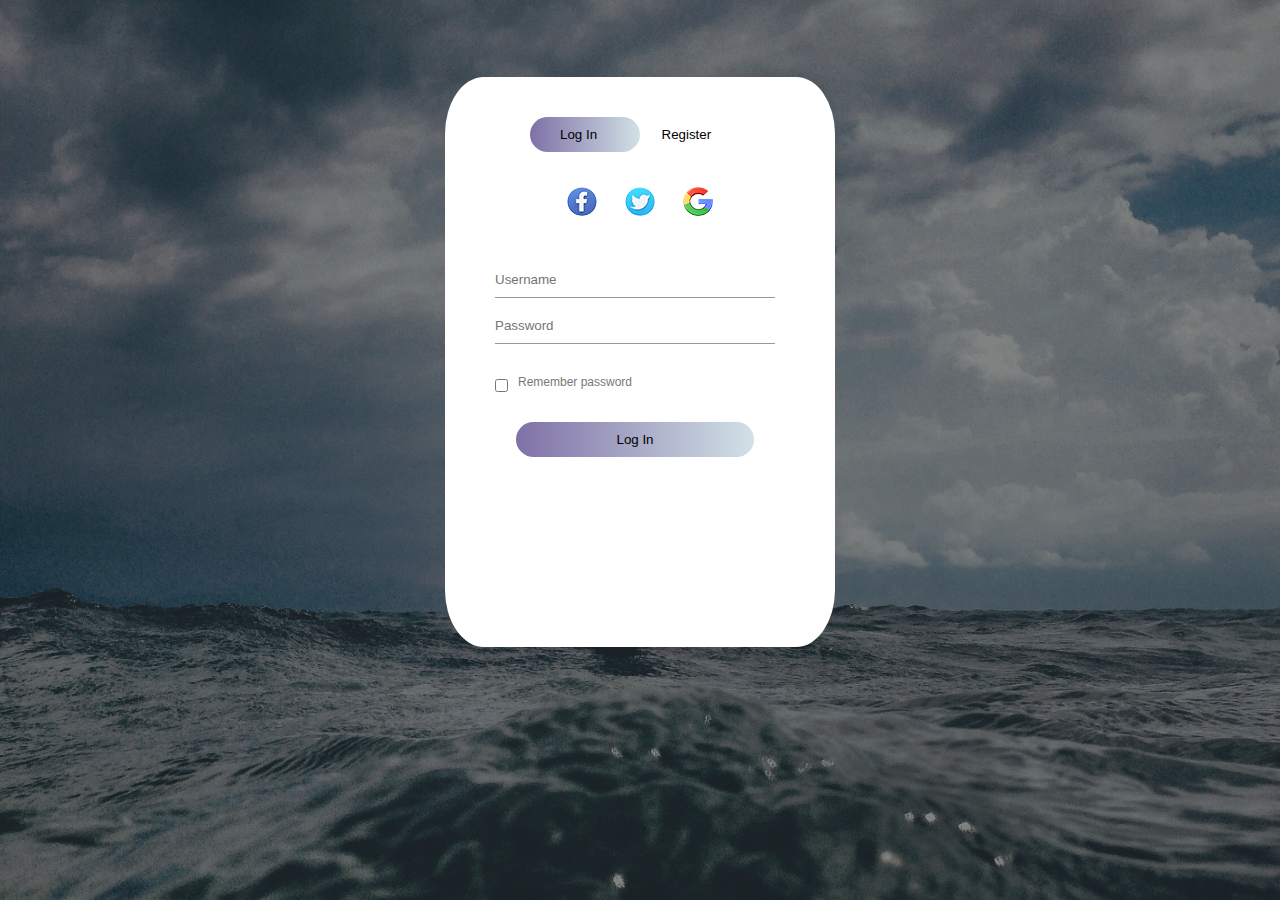
<file: Adecore Assignments/Html/login and registration.html>
<html>
    <head>
        <title>Login/Register</title>
        <link rel="stylesheet" href="style.css">
        <link rel="icon" type="image/x-icon" href="favicon.ico">
    </head>
    <body>
        <div class="hero">
            <div class="form-box">
                <div class="button-box">
                    <div id="btn"></div>
                    <button type="button" class="toggle-btn" onclick="Login()">Log In</button>
                    <button type="button" class="toggle-btn" onclick="Register()">Register</button>
                </div>
                    <div class="social-icon">
                    <a href="https://www.facebook.com/qwheqhu.dharlington/"><img src="facebook.png"></a>
                    <a href="www.twitter.com/k_kai257"><img src="twitter.png"></a>
                    <a href="https://www.google.com/"><img src="google.png"></a>
                    </div>
                <form id="Login" class="input-group" action="retrieve.php" method="post">
                    <input type="text" class="input-field" placeholder="Username" name="Username" required >
                    <input type="password" class="input-field" placeholder="Password" name="password" required name="password">
                    <input type="checkbox" class="check-box"><span>Remember password</span>
                    <button type="submit" class="submit-btn">Log In</button>
                </form>
                <form id="Register" class="input-group" action="insert.php" method="POST">
                    <input type="text" class="input-field" placeholder="First name" name="Firstname" required>
                    <input type="text" class="input-field" placeholder="Last name" name="Lastname" required>
                    <input type="text" class="input-field" placeholder="Username"  name="Username" required>
                    <input type="password" class="input-field" placeholder="Password"  name="password" required>
                    <select name="code" id="zip" onchange="country_code()">
                        <option value="" selected hidden>zip-code</option>
                        <option value="gh">GH</option>
                        <option value="us">US</option>
                        <option value="uk">UK</option>
                        <option value="ng">NG</option>
                    </select><input type="tel" id="output" class="input-field" placeholder="Contact" required name="Contact">
                    <input type="checkbox" class="check-box"><span>I agree to the terms & conditions</span>
                    <button type="submit" class="submit-btn">Register</button>
                </form>
            </div>
        </div>

        <script>
            var x= document.getElementById("Login");
            var y= document.getElementById("Register");
            var z= document.getElementById("btn");

            function Register(){
                x.style.left = "-400px";
                y.style.left = "50px";
                z.style.left = "110px";}
            function Login(){
                x.style.left = "50px";
                y.style.left = "450px";
                z.style.left = "0";}
            function country_code(){
                var val = document.getElementById("zip").value;
                if (val == "gh"){
                    document.getElementById("output").value = "+233";
                }
                else if (val == "us"){
                    document.getElementById("output").value = "+1";
                }
                else if (val == "uk"){
                    document.getElementById("output").value = "+44";
                }
                else if (val == "ng"){
                    document.getElementById("output").value = "+234";
                }
            }
            
        </script>
    </body>
</html>
</file>
<file: Adecore Assignments/Html/style.css>
*{
    margin: 0;
    padding: 0;
    font-family: sans-serif;
}
.hero{
    height: 100%;
    width: 100%;
    background-image: linear-gradient(rgba(0,0,0,0.4), rgba(0,0,0,0.4)),url(hands.jpg);
    background-position: center;
    background-size: cover;
    position: absolute;
}
.form-box{
    width: 380px;
    height: 560px;
    position: relative;
    margin: 6% auto;
    background: white;
    padding: 5px;
    border-radius: 10%;
    overflow: hidden;
}

.button-box{
    width: 220px;
    margin: 35px auto;
    position: relative;
    border-radius: 30px;
}
.toggle-btn{
    padding: 10px 30px;
    cursor: pointer;
    background: transparent;
    border: 0px;
    outline: none;
    position: relative;
}
#btn{
    top: 0;
    left: 0;
    position: absolute;
    width: 110px;
    height: 100%;
    background: linear-gradient(to right, #7f71a7, #d1e1e6);
    border-radius: 30px;
    transition: .5s;
}

.social-icon{
    margin: 30px auto;
    text-align: center;
}
.social-icon img{
    width: 30px;
    margin: 0 12px;
    cursor: pointer;
    border-radius: 50%;
}
.input-group{
    top: 180px;
    position: absolute;
    width: 280px;
    transition: .5s;
}
.input-field{
    width: 100%;
    padding: 10px 0;
    margin: 5px 0;
    border-top: 0;
    border-left: 0;
    border-right: 0;
    border-bottom: 1px solid #999;
    outline: none;
    background: transparent;
}
.submit-btn{
    width: 85%;
    padding: 10px 30px;
    cursor: pointer;
    display: block;
    margin: auto;
    background: linear-gradient(to right, #7f71a7,#d1e1e6);
    border: 0;
    outline: none;
    border-radius: 30px;
}
.check-box{
    margin: 30px 10px 30px 0;
}
span{
    color: #777;
    font-size: 12px;
    bottom: 68px;
    position: absolute;
}
#Login{
    left: 50px;
}
#Register{
    left: 450px;
}

#zip{
    width: 25% ;
    outline: none;
    border-top: 0;
    border-left: 0;
    border-right: 0;
    border-bottom: 1px solid #999;
    padding: 9px 0;
}
#output{
    width: 75% ;
}
</file>
